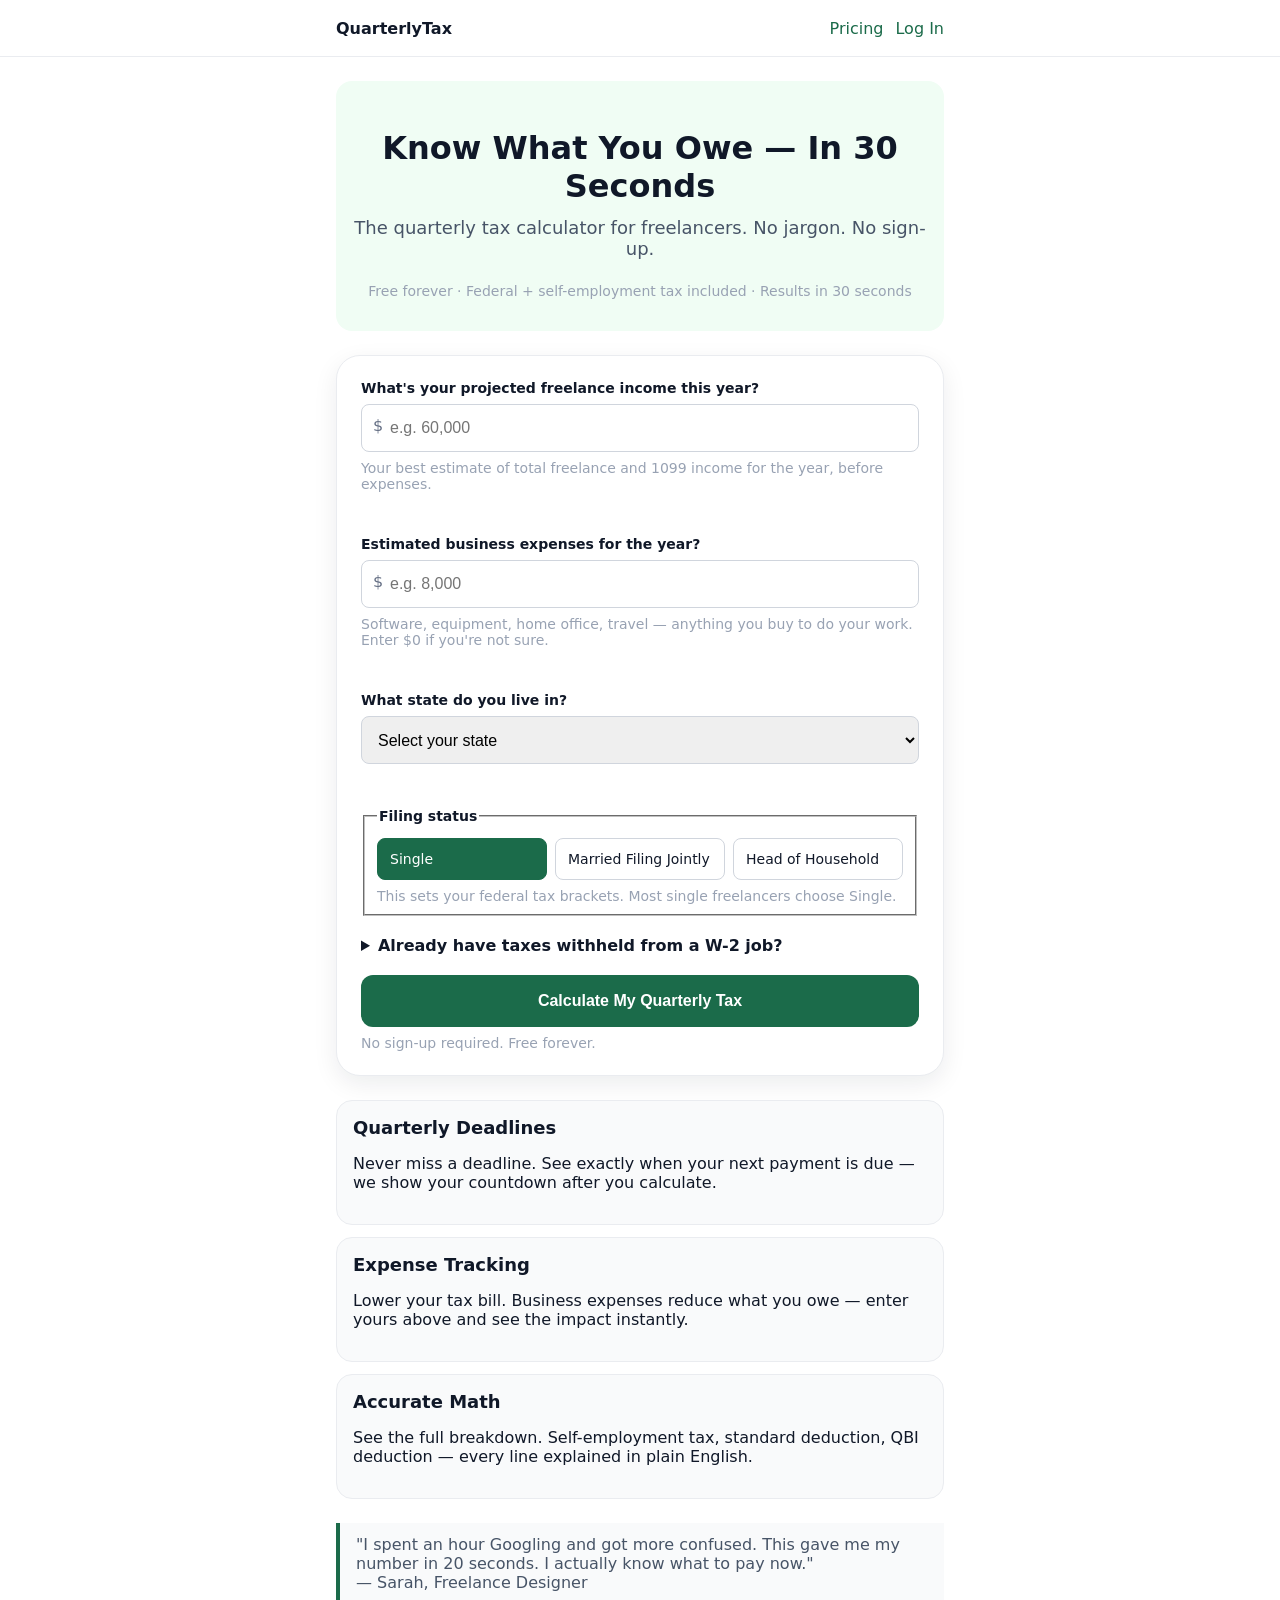
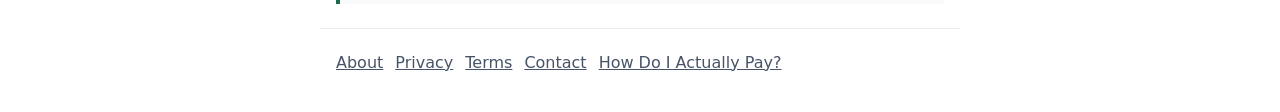
<file: index.html>
<!doctype html>
<html lang="en">
  <head>
    <meta charset="UTF-8" />
    <meta name="viewport" content="width=device-width, initial-scale=1.0" />
    <title>QuarterlyTax — Know What You Owe in 30 Seconds</title>
    <link rel="stylesheet" href="styles.css" />
  </head>
  <body>
    <header class="top-bar">
      <div class="container nav-row">
        <strong>QuarterlyTax</strong>
        <nav class="nav-actions" aria-label="Top navigation">
          <a href="pricing.html">Pricing</a>
          <a href="#" aria-label="Log in">Log In</a>
        </nav>
      </div>
    </header>

    <main class="container">
      <section class="hero">
        <h1>Know What You Owe — In 30 Seconds</h1>
        <p class="subheadline">The quarterly tax calculator for freelancers. No jargon. No sign-up.</p>
        <p class="trust">Free forever · Federal + self-employment tax included · Results in 30 seconds</p>
      </section>

      <section class="card" id="calculator-card">
        <form id="calculator-form" novalidate>
          <div class="field">
            <label for="income">What's your projected freelance income this year?</label>
            <div class="currency-wrap"><span>$</span><input id="income" name="income" placeholder="e.g. 60,000" inputmode="numeric" /></div>
            <p class="helper">Your best estimate of total freelance and 1099 income for the year, before expenses.</p>
            <p class="error" id="income-error"></p>
          </div>

          <div class="field">
            <label for="expenses">Estimated business expenses for the year?</label>
            <div class="currency-wrap"><span>$</span><input id="expenses" name="expenses" placeholder="e.g. 8,000" inputmode="numeric" /></div>
            <p class="helper">Software, equipment, home office, travel — anything you buy to do your work. Enter $0 if you're not sure.</p>
            <p class="error" id="expenses-error"></p>
          </div>

          <div class="field">
            <label for="state">What state do you live in?</label>
            <select id="state" name="state"></select>
            <p class="error" id="state-error"></p>
          </div>

          <fieldset class="field">
            <legend>Filing status</legend>
            <div class="segmented" role="radiogroup" aria-label="Filing status">
              <label><input type="radio" name="filingStatus" value="single" checked />Single</label>
              <label><input type="radio" name="filingStatus" value="mfj" />Married Filing Jointly</label>
              <label><input type="radio" name="filingStatus" value="hoh" />Head of Household</label>
            </div>
            <p class="helper">This sets your federal tax brackets. Most single freelancers choose Single.</p>
          </fieldset>

          <details class="field">
            <summary>Already have taxes withheld from a W-2 job?</summary>
            <label for="w2">Expected W-2 withholding for the year</label>
            <div class="currency-wrap"><span>$</span><input id="w2" name="w2" placeholder="Expected W-2 withholding for the year" inputmode="numeric" /></div>
            <p class="helper">Check your latest pay stub for "Federal Tax Withheld YTD." We'll subtract it from your quarterly estimate.</p>
          </details>

          <button id="calculate" type="submit">Calculate My Quarterly Tax</button>
          <p class="micro">No sign-up required. Free forever.</p>
        </form>
      </section>

      <section class="features">
        <article class="feature-card"><h3>Quarterly Deadlines</h3><p>Never miss a deadline. See exactly when your next payment is due — we show your countdown after you calculate.</p></article>
        <article class="feature-card"><h3>Expense Tracking</h3><p>Lower your tax bill. Business expenses reduce what you owe — enter yours above and see the impact instantly.</p></article>
        <article class="feature-card"><h3>Accurate Math</h3><p>See the full breakdown. Self-employment tax, standard deduction, QBI deduction — every line explained in plain English.</p></article>
      </section>

      <blockquote class="quote">"I spent an hour Googling and got more confused. This gave me my number in 20 seconds. I actually know what to pay now."<br />— Sarah, Freelance Designer</blockquote>

      <section id="results" class="hidden" role="region" aria-live="polite"></section>
    </main>

    <dialog id="email-modal">
      <h3>State taxes coming soon</h3>
      <p>We'll notify you when this state is available.</p>
      <label for="email">Email address</label>
      <input id="email" type="email" placeholder="you@example.com" />
      <div class="modal-actions">
        <button id="close-modal" type="button">Close</button>
        <button id="notify-me" type="button">Notify Me</button>
      </div>
    </dialog>

    <footer class="container footer">
      <a href="#">About</a>
      <a href="#">Privacy</a>
      <a href="#">Terms</a>
      <a href="#">Contact</a>
      <a href="how-to-pay.html">How Do I Actually Pay?</a>
    </footer>

    <script type="module" src="app.js"></script>
  </body>
</html>
</file>
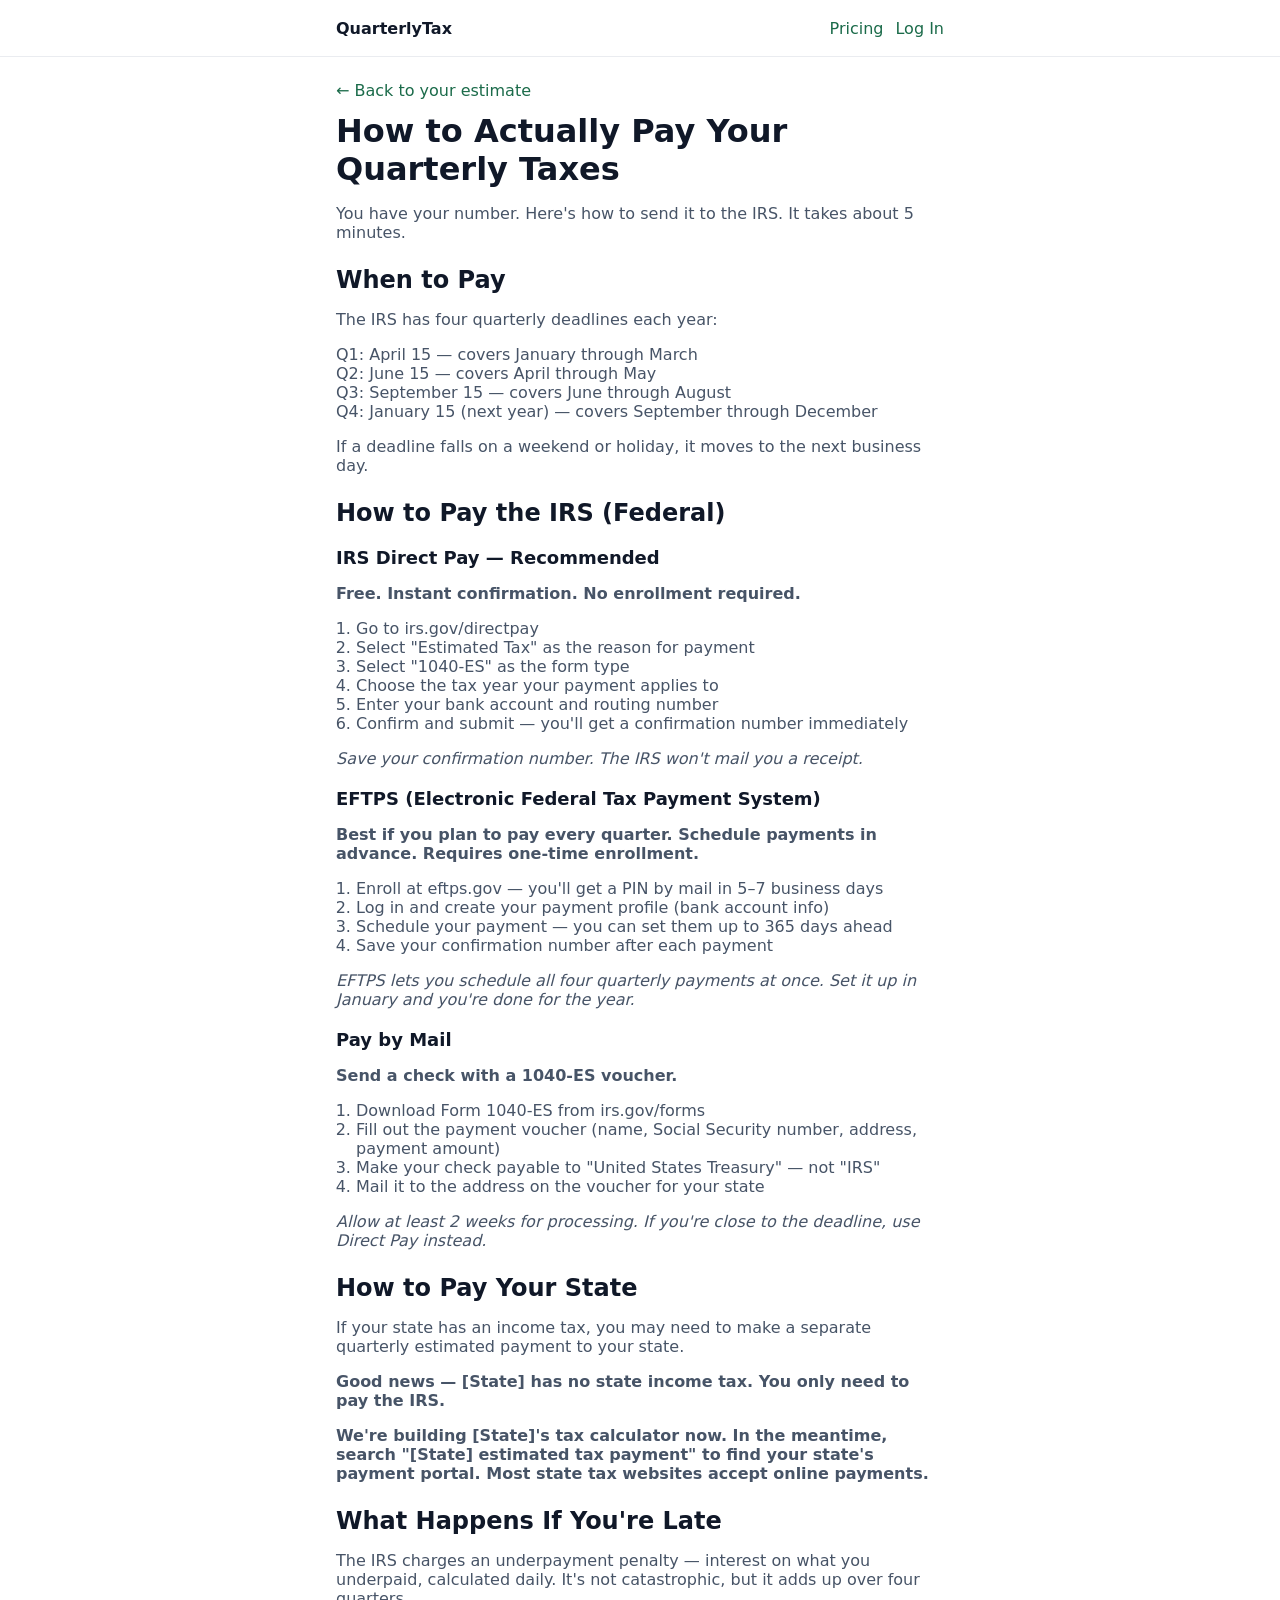
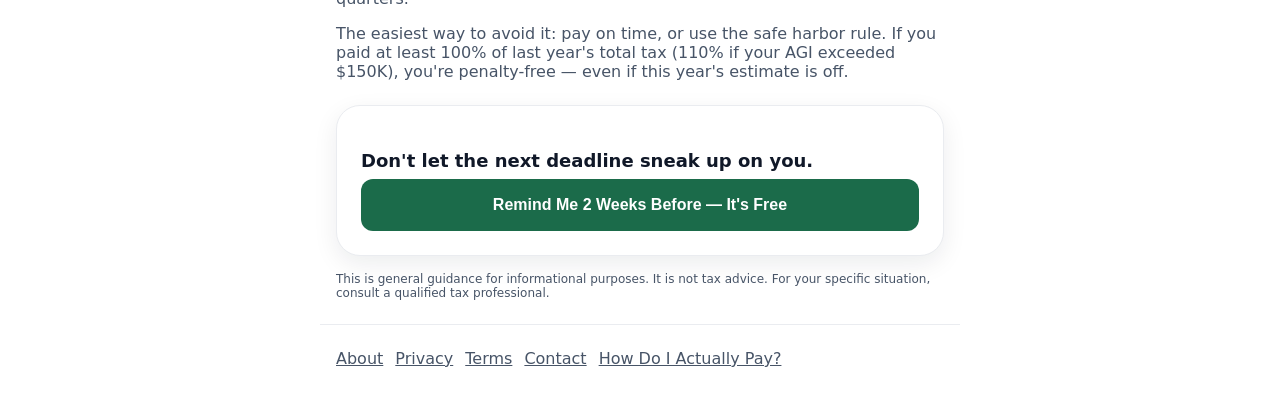
<file: how-to-pay.html>
<!doctype html>
<html lang="en">
  <head>
    <meta charset="UTF-8" />
    <meta name="viewport" content="width=device-width, initial-scale=1.0" />
    <title>How to Pay Quarterly Taxes</title>
    <link rel="stylesheet" href="styles.css" />
  </head>
  <body>
    <header class="top-bar">
      <div class="container nav-row">
        <strong>QuarterlyTax</strong>
        <nav class="nav-actions" aria-label="Top navigation">
          <a href="pricing.html">Pricing</a>
          <a href="#" aria-label="Log in">Log In</a>
        </nav>
      </div>
    </header>

    <main class="container how-to-pay-page">
      <a href="index.html" class="breadcrumb-link">← Back to your estimate</a>
      <h1>How to Actually Pay Your Quarterly Taxes</h1>
      <p>You have your number. Here's how to send it to the IRS. It takes about 5 minutes.</p>

      <h2>When to Pay</h2>
      <p>The IRS has four quarterly deadlines each year:</p>
      <p>Q1: April 15 — covers January through March<br />
      Q2: June 15 — covers April through May<br />
      Q3: September 15 — covers June through August<br />
      Q4: January 15 (next year) — covers September through December</p>
      <p>If a deadline falls on a weekend or holiday, it moves to the next business day.</p>

      <h2>How to Pay the IRS (Federal)</h2>

      <h3>IRS Direct Pay — Recommended</h3>
      <p><strong>Free. Instant confirmation. No enrollment required.</strong></p>
      <ol>
        <li>Go to irs.gov/directpay</li>
        <li>Select "Estimated Tax" as the reason for payment</li>
        <li>Select "1040-ES" as the form type</li>
        <li>Choose the tax year your payment applies to</li>
        <li>Enter your bank account and routing number</li>
        <li>Confirm and submit — you'll get a confirmation number immediately</li>
      </ol>
      <p><em>Save your confirmation number. The IRS won't mail you a receipt.</em></p>

      <h3>EFTPS (Electronic Federal Tax Payment System)</h3>
      <p><strong>Best if you plan to pay every quarter. Schedule payments in advance. Requires one-time enrollment.</strong></p>
      <ol>
        <li>Enroll at eftps.gov — you'll get a PIN by mail in 5–7 business days</li>
        <li>Log in and create your payment profile (bank account info)</li>
        <li>Schedule your payment — you can set them up to 365 days ahead</li>
        <li>Save your confirmation number after each payment</li>
      </ol>
      <p><em>EFTPS lets you schedule all four quarterly payments at once. Set it up in January and you're done for the year.</em></p>

      <h3>Pay by Mail</h3>
      <p><strong>Send a check with a 1040-ES voucher.</strong></p>
      <ol>
        <li>Download Form 1040-ES from irs.gov/forms</li>
        <li>Fill out the payment voucher (name, Social Security number, address, payment amount)</li>
        <li>Make your check payable to "United States Treasury" — not "IRS"</li>
        <li>Mail it to the address on the voucher for your state</li>
      </ol>
      <p><em>Allow at least 2 weeks for processing. If you're close to the deadline, use Direct Pay instead.</em></p>

      <h2>How to Pay Your State</h2>
      <p>If your state has an income tax, you may need to make a separate quarterly estimated payment to your state.</p>
      <p><strong>Good news — [State] has no state income tax. You only need to pay the IRS.</strong></p>
      <p><strong>We're building [State]'s tax calculator now. In the meantime, search "[State] estimated tax payment" to find your state's payment portal. Most state tax websites accept online payments.</strong></p>

      <h2>What Happens If You're Late</h2>
      <p>The IRS charges an underpayment penalty — interest on what you underpaid, calculated daily. It's not catastrophic, but it adds up over four quarters.</p>
      <p>The easiest way to avoid it: pay on time, or use the safe harbor rule. If you paid at least 100% of last year's total tax (110% if your AGI exceeded $150K), you're penalty-free — even if this year's estimate is off.</p>

      <section class="card how-to-pay-cta">
        <h3>Don't let the next deadline sneak up on you.</h3>
        <button type="button">Remind Me 2 Weeks Before — It's Free</button>
      </section>

      <p class="footer-disclaimer">This is general guidance for informational purposes. It is not tax advice. For your specific situation, consult a qualified tax professional.</p>
    </main>

    <footer class="container footer">
      <a href="#">About</a>
      <a href="#">Privacy</a>
      <a href="#">Terms</a>
      <a href="#">Contact</a>
      <a href="how-to-pay.html">How Do I Actually Pay?</a>
    </footer>
  </body>
</html>
</file>
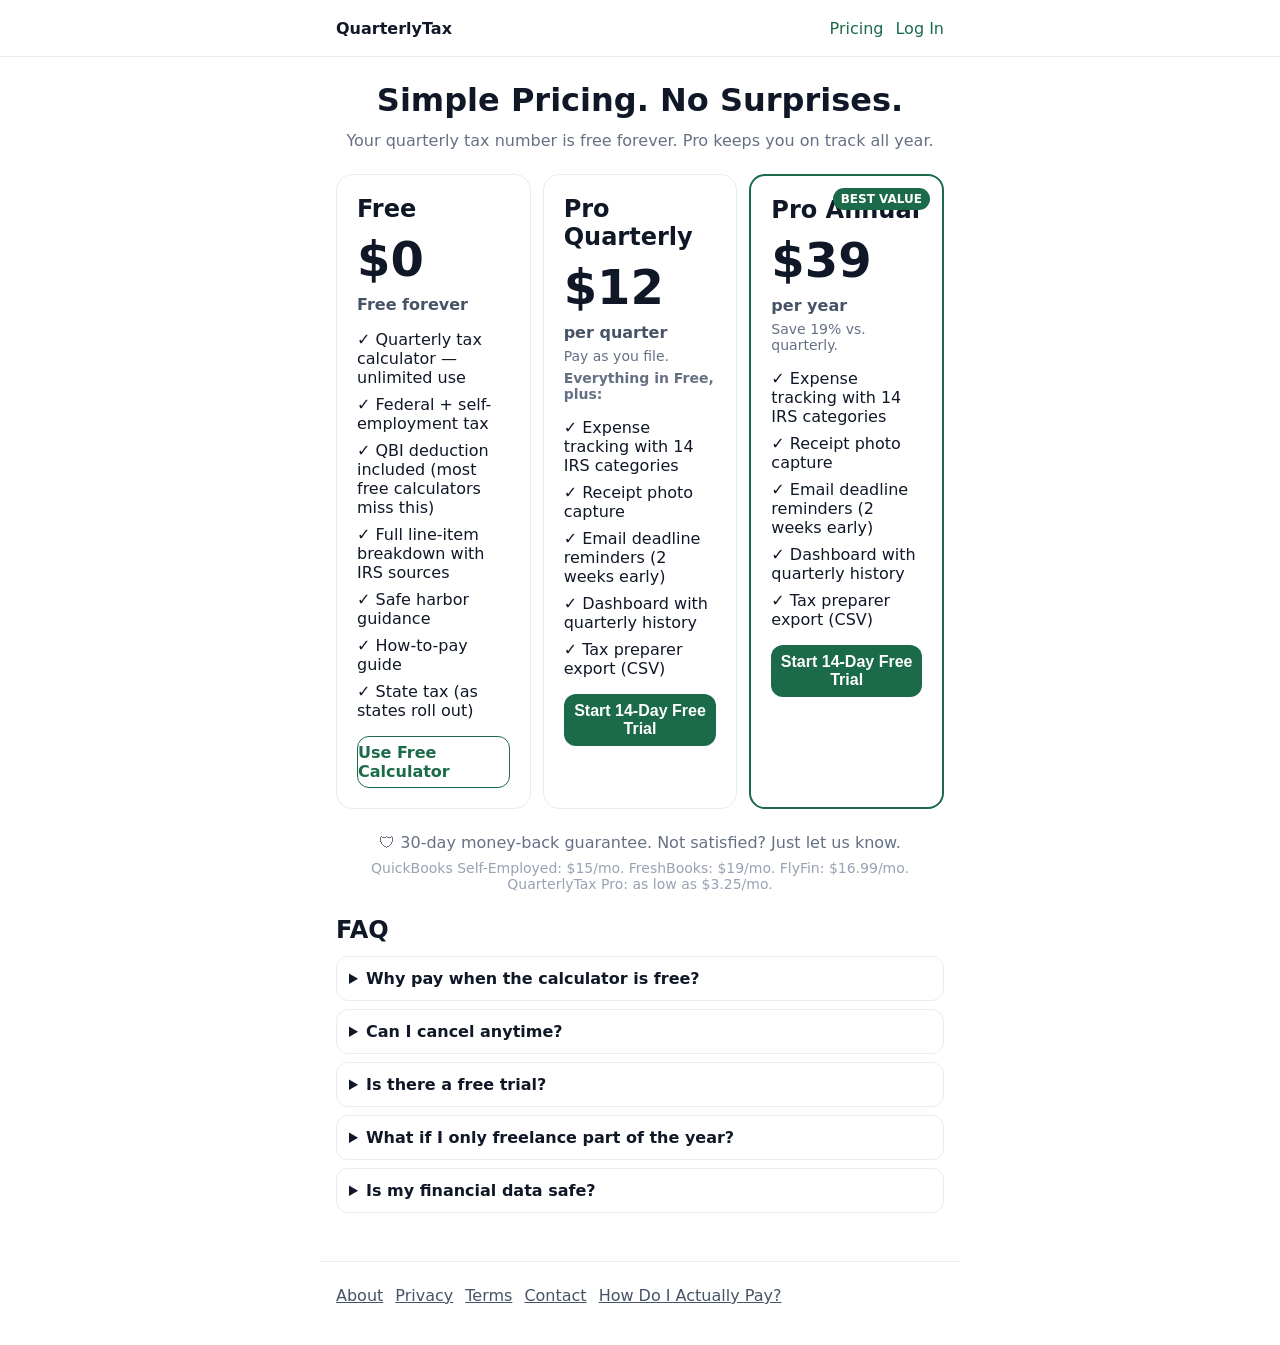
<file: pricing.html>
<!doctype html>
<html lang="en">
  <head>
    <meta charset="UTF-8" />
    <meta name="viewport" content="width=device-width, initial-scale=1.0" />
    <title>QuarterlyTax Pricing</title>
    <link rel="stylesheet" href="styles.css" />
  </head>
  <body>
    <header class="top-bar">
      <div class="container nav-row">
        <strong>QuarterlyTax</strong>
        <nav class="nav-actions" aria-label="Top navigation">
          <a href="pricing.html">Pricing</a>
          <a href="#" aria-label="Log in">Log In</a>
        </nav>
      </div>
    </header>

    <main class="container pricing-page">
      <section class="pricing-hero">
        <h1>Simple Pricing. No Surprises.</h1>
        <p class="pricing-subheadline">Your quarterly tax number is free forever. Pro keeps you on track all year.</p>
      </section>

      <section class="pricing-grid" aria-label="Pricing tiers">
        <article class="pricing-card">
          <h2>Free</h2>
          <p class="tier-price">$0</p>
          <p class="tier-label">Free forever</p>
          <ul class="feature-list">
            <li>✓ Quarterly tax calculator — unlimited use</li>
            <li>✓ Federal + self-employment tax</li>
            <li>✓ QBI deduction included (most free calculators miss this)</li>
            <li>✓ Full line-item breakdown with IRS sources</li>
            <li>✓ Safe harbor guidance</li>
            <li>✓ How-to-pay guide</li>
            <li>✓ State tax (as states roll out)</li>
          </ul>
          <a class="btn-link secondary" href="index.html">Use Free Calculator</a>
        </article>

        <article class="pricing-card">
          <h2>Pro Quarterly</h2>
          <p class="tier-price">$12</p>
          <p class="tier-label">per quarter</p>
          <p class="tier-subtext">Pay as you file.</p>
          <p class="tier-subtext"><strong>Everything in Free, plus:</strong></p>
          <ul class="feature-list">
            <li>✓ Expense tracking with 14 IRS categories</li>
            <li>✓ Receipt photo capture</li>
            <li>✓ Email deadline reminders (2 weeks early)</li>
            <li>✓ Dashboard with quarterly history</li>
            <li>✓ Tax preparer export (CSV)</li>
          </ul>
          <button type="button">Start 14-Day Free Trial</button>
        </article>

        <article class="pricing-card best-value">
          <p class="best-badge">BEST VALUE</p>
          <h2>Pro Annual</h2>
          <p class="tier-price">$39</p>
          <p class="tier-label">per year</p>
          <p class="tier-subtext">Save 19% vs. quarterly.</p>
          <ul class="feature-list">
            <li>✓ Expense tracking with 14 IRS categories</li>
            <li>✓ Receipt photo capture</li>
            <li>✓ Email deadline reminders (2 weeks early)</li>
            <li>✓ Dashboard with quarterly history</li>
            <li>✓ Tax preparer export (CSV)</li>
          </ul>
          <button type="button">Start 14-Day Free Trial</button>
        </article>
      </section>

      <section class="pricing-notes">
        <p class="muted-note">🛡 30-day money-back guarantee. Not satisfied? Just let us know.</p>
        <p class="muted-note small">QuickBooks Self-Employed: $15/mo. FreshBooks: $19/mo. FlyFin: $16.99/mo. QuarterlyTax Pro: as low as $3.25/mo.</p>
      </section>

      <section class="faq">
        <h2>FAQ</h2>
        <details>
          <summary>Why pay when the calculator is free?</summary>
          <p>The free calculator gives you your number — that's all some people need. Pro adds expense tracking, deadline reminders, and quarterly history to keep you organized all year. One missed IRS deadline costs more in penalties than a full year of Pro.</p>
        </details>
        <details>
          <summary>Can I cancel anytime?</summary>
          <p>Yes. Cancel with one click and keep access through the end of your billing period. No hoops, no guilt trip. Your data is never deleted.</p>
        </details>
        <details>
          <summary>Is there a free trial?</summary>
          <p>Yes — 14 days of full Pro access, completely free. No credit card required. If you decide not to upgrade, you'll switch to the free plan automatically. No charge, no hassle.</p>
        </details>
        <details>
          <summary>What if I only freelance part of the year?</summary>
          <p>Pro Quarterly might be your best fit — pay only during the quarters you're earning freelance income. You can switch between Quarterly and Annual anytime.</p>
        </details>
        <details>
          <summary>Is my financial data safe?</summary>
          <p>Yes. We use industry-standard encryption, and we never sell or share your data. Your financial information stays yours.</p>
        </details>
      </section>
    </main>

    <footer class="container footer">
      <a href="#">About</a>
      <a href="#">Privacy</a>
      <a href="#">Terms</a>
      <a href="#">Contact</a>
      <a href="how-to-pay.html">How Do I Actually Pay?</a>
    </footer>
  </body>
</html>
</file>
<file: styles.css>
:root {
  --green: #1b6b4a;
  --green-light: #f0fdf4;
  --text: #101828;
  --muted: #667085;
  --border: #d0d5dd;
  --error: #d92d20;
  font-family: Inter, system-ui, -apple-system, sans-serif;
}
* { box-sizing: border-box; }
body { margin: 0; color: var(--text); background: #fff; }
.container { max-width: 640px; margin: 0 auto; padding: 0 16px; }
.top-bar { position: sticky; top: 0; background: #fff; border-bottom: 1px solid #eaecf0; z-index: 10; }
.nav-row { min-height: 56px; display: flex; align-items: center; justify-content: space-between; }
.nav-row a { color: var(--green); text-decoration: none; }
.hero { margin-top: 24px; background: var(--green-light); border-radius: 16px; padding: 48px 16px 32px; text-align: center; }
h1 { font-size: 32px; margin: 0; }
.subheadline { color: #475467; margin: 12px 0 0; font-size: 18px; }
.trust { color: #98a2b3; margin: 24px 0 0; font-size: 14px; }
.card { margin-top: 24px; background: #fff; border: 1px solid #eaecf0; border-radius: 24px; box-shadow: 0 8px 24px rgba(16, 24, 40, 0.08); padding: 24px; }
.field { margin-bottom: 20px; }
label, legend { display: block; font-weight: 600; font-size: 14px; margin-bottom: 8px; }
input, select { width: 100%; height: 48px; border-radius: 8px; border: 1px solid var(--border); padding: 0 12px; font-size: 16px; }
input:focus, select:focus, button:focus, summary:focus { outline: 2px solid var(--green); outline-offset: 2px; }
.currency-wrap { position: relative; }
.currency-wrap span { position: absolute; left: 12px; top: 12px; color: var(--muted); }
.currency-wrap input { padding-left: 28px; }
.helper, .micro { margin: 8px 0 0; color: #98a2b3; font-size: 14px; }
.error { color: var(--error); font-size: 14px; margin: 6px 0 0; min-height: 18px; }
.input-error { border-color: var(--error); }
.segmented { display: grid; grid-template-columns: 1fr; gap: 8px; }
.segmented label { border: 1px solid var(--border); border-radius: 8px; padding: 12px; font-weight: 400; margin: 0; cursor: pointer; }
.segmented input { display: none; }
.segmented label:has(input:checked) { background: var(--green); border-color: var(--green); color: #fff; }
details summary { cursor: pointer; font-weight: 600; }
button { width: 100%; height: 52px; border-radius: 12px; border: 0; background: var(--green); color: #fff; font-weight: 700; font-size: 16px; cursor: pointer; }
button:hover { background: #145236; }
.features { margin-top: 24px; display: grid; gap: 12px; }
.feature-card { border: 1px solid #eaecf0; border-radius: 16px; padding: 16px; background: #f9fafb; }
.feature-card h3 { margin: 0 0 8px; font-size: 18px; }
.quote { margin: 24px 0; border-left: 4px solid var(--green); padding: 12px 16px; color: #475467; background: #f9fafb; }
.hidden { display: none; }
#results { margin-bottom: 24px; }
.summary-bar { background: #f9fafb; border-radius: 12px; padding: 12px; color: #475467; font-size: 14px; }
.disclaimer { font-size: 12px; color: #667085; margin: 12px 0; }
.result-card { background: var(--green-light); border-left: 4px solid var(--green); border-radius: 12px; padding: 16px; }
.result-label { text-transform: uppercase; font-size: 14px; color: var(--green); }
.result-amount { font-size: 48px; font-weight: 700; margin: 8px 0; }
.breakdown { border: 1px solid #eaecf0; border-radius: 12px; background: #fff; margin-top: 16px; }
.breakdown summary { padding: 12px; font-weight: 600; }
.breakdown-list { padding: 0 12px 12px; margin: 0; list-style: none; }
.breakdown-list li { display: flex; justify-content: space-between; gap: 8px; padding: 8px 0; border-bottom: 1px solid #f2f4f7; font-size: 14px; }
.breakdown-list li:last-child { border-bottom: 0; font-weight: 700; }
.callout { margin-top: 12px; padding: 12px; border-radius: 12px; font-size: 14px; }
.warning { background: #fffbeb; border: 1px solid #fedf89; color: #b54708; }
.success { background: #ecfdf3; border: 1px solid #abefc6; color: #027a48; }
.actions { display: grid; gap: 8px; margin-top: 12px; }
.secondary { background: #fff; border: 1px solid var(--green); color: var(--green); }
.footer { display: flex; flex-wrap: wrap; gap: 12px; padding: 24px 16px 40px; border-top: 1px solid #eaecf0; }
.footer a { color: #475467; }
dialog { border: none; border-radius: 16px; max-width: 360px; width: calc(100% - 32px); }
.modal-actions { display: grid; grid-template-columns: 1fr 1fr; gap: 8px; margin-top: 12px; }
@media (min-width: 640px) {
  .segmented { grid-template-columns: repeat(3, 1fr); }
}

.nav-actions { display: flex; gap: 12px; align-items: center; }

.pricing-page { padding-top: 24px; padding-bottom: 24px; }
.pricing-hero { text-align: center; margin-bottom: 24px; }
.pricing-subheadline { color: #667085; font-size: 16px; margin-top: 12px; }
.pricing-grid { display: grid; gap: 12px; }
.pricing-card { position: relative; border: 1px solid #eaecf0; border-radius: 16px; padding: 20px; background: #fff; }
.pricing-card h2 { margin: 0; font-size: 24px; }
.tier-price { font-size: 48px; font-weight: 700; margin: 8px 0; }
.tier-label { margin: 0; font-weight: 600; color: #475467; }
.tier-subtext { margin: 6px 0 0; color: #667085; font-size: 14px; }
.feature-list { margin: 16px 0; padding: 0; list-style: none; display: grid; gap: 8px; color: #101828; }
.btn-link { display: inline-flex; width: 100%; height: 52px; border-radius: 12px; align-items: center; justify-content: center; text-decoration: none; font-weight: 700; font-size: 16px; }
.best-value { border: 2px solid var(--green); }
.best-badge { position: absolute; top: 12px; right: 12px; margin: 0; background: var(--green); color: #fff; padding: 4px 8px; border-radius: 999px; font-size: 12px; font-weight: 700; }
.pricing-notes { text-align: center; margin: 24px 0; }
.muted-note { color: #667085; margin: 8px 0; }
.muted-note.small { font-size: 14px; color: #98a2b3; }
.faq { margin-bottom: 24px; }
.faq h2 { font-size: 24px; margin-bottom: 12px; }
.faq details { border: 1px solid #eaecf0; border-radius: 12px; padding: 12px; margin-bottom: 8px; background: #fff; }
.faq p { color: #475467; margin: 8px 0 0; }

@media (min-width: 768px) {
  .pricing-grid { grid-template-columns: repeat(3, 1fr); }
}

.line-with-tip { display: inline-flex; align-items: center; gap: 6px; }
.tip-icon { width: 18px; height: 18px; border-radius: 999px; border: 1px solid #d0d5dd; background: #fff; color: #475467; font-size: 12px; line-height: 1; padding: 0; }
.inline-link { background: none; border: 0; color: #1b6b4a; text-decoration: underline; width: auto; height: auto; font-weight: 600; font-size: 14px; padding: 0; }
.upsell-strip { margin-top: 12px; background: #f9fafb; border: 1px solid #eaecf0; border-radius: 12px; padding: 12px; color: #475467; font-size: 14px; }
.upsell-strip a { color: #1b6b4a; font-weight: 600; }

.breadcrumb-link { display: inline-block; margin: 24px 0 12px; color: #1b6b4a; text-decoration: none; }
.how-to-pay-page h2 { margin-top: 24px; margin-bottom: 8px; font-size: 24px; }
.how-to-pay-page h3 { margin-top: 20px; margin-bottom: 8px; font-size: 18px; }
.how-to-pay-page p, .how-to-pay-page li { color: #475467; }
.how-to-pay-page ol { padding-left: 20px; }
.how-to-pay-cta { margin-top: 24px; }
.footer-disclaimer { font-size: 12px; color: #667085; margin-top: 16px; margin-bottom: 24px; }
</file>
